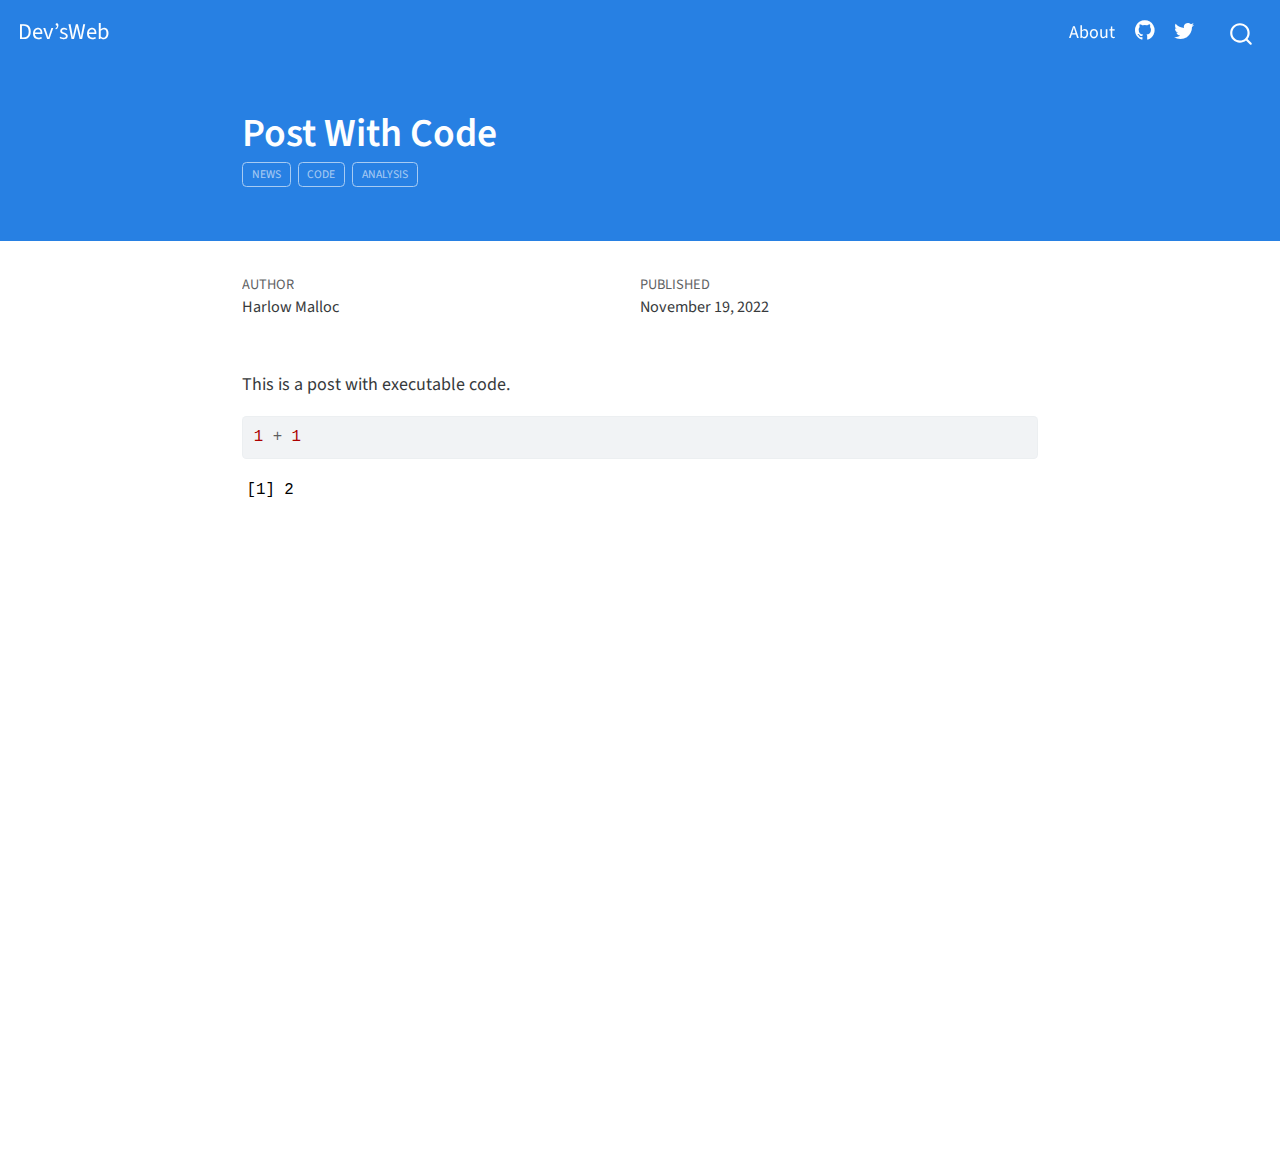
<file: desktop/posts/post-with-code/index.html>
<!DOCTYPE html>
<html xmlns="http://www.w3.org/1999/xhtml" lang="en" xml:lang="en"><head>

<meta charset="utf-8">
<meta name="generator" content="quarto-1.0.36">

<meta name="viewport" content="width=device-width, initial-scale=1.0, user-scalable=yes">

<meta name="author" content="Harlow Malloc">
<meta name="dcterms.date" content="2022-11-19">

<title>Dev’sWeb - Post With Code</title>
<style>
code{white-space: pre-wrap;}
span.smallcaps{font-variant: small-caps;}
span.underline{text-decoration: underline;}
div.column{display: inline-block; vertical-align: top; width: 50%;}
div.hanging-indent{margin-left: 1.5em; text-indent: -1.5em;}
ul.task-list{list-style: none;}
pre > code.sourceCode { white-space: pre; position: relative; }
pre > code.sourceCode > span { display: inline-block; line-height: 1.25; }
pre > code.sourceCode > span:empty { height: 1.2em; }
.sourceCode { overflow: visible; }
code.sourceCode > span { color: inherit; text-decoration: inherit; }
div.sourceCode { margin: 1em 0; }
pre.sourceCode { margin: 0; }
@media screen {
div.sourceCode { overflow: auto; }
}
@media print {
pre > code.sourceCode { white-space: pre-wrap; }
pre > code.sourceCode > span { text-indent: -5em; padding-left: 5em; }
}
pre.numberSource code
  { counter-reset: source-line 0; }
pre.numberSource code > span
  { position: relative; left: -4em; counter-increment: source-line; }
pre.numberSource code > span > a:first-child::before
  { content: counter(source-line);
    position: relative; left: -1em; text-align: right; vertical-align: baseline;
    border: none; display: inline-block;
    -webkit-touch-callout: none; -webkit-user-select: none;
    -khtml-user-select: none; -moz-user-select: none;
    -ms-user-select: none; user-select: none;
    padding: 0 4px; width: 4em;
    color: #aaaaaa;
  }
pre.numberSource { margin-left: 3em; border-left: 1px solid #aaaaaa;  padding-left: 4px; }
div.sourceCode
  {   }
@media screen {
pre > code.sourceCode > span > a:first-child::before { text-decoration: underline; }
}
code span.al { color: #ff0000; font-weight: bold; } /* Alert */
code span.an { color: #60a0b0; font-weight: bold; font-style: italic; } /* Annotation */
code span.at { color: #7d9029; } /* Attribute */
code span.bn { color: #40a070; } /* BaseN */
code span.bu { } /* BuiltIn */
code span.cf { color: #007020; font-weight: bold; } /* ControlFlow */
code span.ch { color: #4070a0; } /* Char */
code span.cn { color: #880000; } /* Constant */
code span.co { color: #60a0b0; font-style: italic; } /* Comment */
code span.cv { color: #60a0b0; font-weight: bold; font-style: italic; } /* CommentVar */
code span.do { color: #ba2121; font-style: italic; } /* Documentation */
code span.dt { color: #902000; } /* DataType */
code span.dv { color: #40a070; } /* DecVal */
code span.er { color: #ff0000; font-weight: bold; } /* Error */
code span.ex { } /* Extension */
code span.fl { color: #40a070; } /* Float */
code span.fu { color: #06287e; } /* Function */
code span.im { } /* Import */
code span.in { color: #60a0b0; font-weight: bold; font-style: italic; } /* Information */
code span.kw { color: #007020; font-weight: bold; } /* Keyword */
code span.op { color: #666666; } /* Operator */
code span.ot { color: #007020; } /* Other */
code span.pp { color: #bc7a00; } /* Preprocessor */
code span.sc { color: #4070a0; } /* SpecialChar */
code span.ss { color: #bb6688; } /* SpecialString */
code span.st { color: #4070a0; } /* String */
code span.va { color: #19177c; } /* Variable */
code span.vs { color: #4070a0; } /* VerbatimString */
code span.wa { color: #60a0b0; font-weight: bold; font-style: italic; } /* Warning */
</style>


<script src="../../site_libs/quarto-nav/quarto-nav.js"></script>
<script src="../../site_libs/quarto-nav/headroom.min.js"></script>
<script src="../../site_libs/clipboard/clipboard.min.js"></script>
<script src="../../site_libs/quarto-search/autocomplete.umd.js"></script>
<script src="../../site_libs/quarto-search/fuse.min.js"></script>
<script src="../../site_libs/quarto-search/quarto-search.js"></script>
<meta name="quarto:offset" content="../../">
<script src="../../site_libs/quarto-html/quarto.js"></script>
<script src="../../site_libs/quarto-html/popper.min.js"></script>
<script src="../../site_libs/quarto-html/tippy.umd.min.js"></script>
<script src="../../site_libs/quarto-html/anchor.min.js"></script>
<link href="../../site_libs/quarto-html/tippy.css" rel="stylesheet">
<link href="../../site_libs/quarto-html/quarto-syntax-highlighting.css" rel="stylesheet" id="quarto-text-highlighting-styles">
<script src="../../site_libs/bootstrap/bootstrap.min.js"></script>
<link href="../../site_libs/bootstrap/bootstrap-icons.css" rel="stylesheet">
<link href="../../site_libs/bootstrap/bootstrap.min.css" rel="stylesheet" id="quarto-bootstrap" data-mode="light">
<script id="quarto-search-options" type="application/json">{
  "location": "navbar",
  "copy-button": false,
  "collapse-after": 3,
  "panel-placement": "end",
  "type": "overlay",
  "limit": 20,
  "language": {
    "search-no-results-text": "No results",
    "search-matching-documents-text": "matching documents",
    "search-copy-link-title": "Copy link to search",
    "search-hide-matches-text": "Hide additional matches",
    "search-more-match-text": "more match in this document",
    "search-more-matches-text": "more matches in this document",
    "search-clear-button-title": "Clear",
    "search-detached-cancel-button-title": "Cancel",
    "search-submit-button-title": "Submit"
  }
}</script>


<link rel="stylesheet" href="../../styles.css">
</head>

<body class="nav-fixed fullcontent">

<div id="quarto-search-results"></div>
  <header id="quarto-header" class="headroom fixed-top">
    <nav class="navbar navbar-expand-lg navbar-dark ">
      <div class="navbar-container container-fluid">
      <a class="navbar-brand" href="../../index.html">
    <span class="navbar-title">Dev’sWeb</span>
  </a>
          <button class="navbar-toggler" type="button" data-bs-toggle="collapse" data-bs-target="#navbarCollapse" aria-controls="navbarCollapse" aria-expanded="false" aria-label="Toggle navigation" onclick="if (window.quartoToggleHeadroom) { window.quartoToggleHeadroom(); }">
  <span class="navbar-toggler-icon"></span>
</button>
          <div class="collapse navbar-collapse" id="navbarCollapse">
            <ul class="navbar-nav navbar-nav-scroll ms-auto">
  <li class="nav-item">
    <a class="nav-link" href="../../about.html">About</a>
  </li>  
  <li class="nav-item compact">
    <a class="nav-link" href="https://github.com/"><i class="bi bi-github" role="img">
</i> 
 </a>
  </li>  
  <li class="nav-item compact">
    <a class="nav-link" href="https://twitter.com"><i class="bi bi-twitter" role="img">
</i> 
 </a>
  </li>  
</ul>
              <div id="quarto-search" class="" title="Search"></div>
          </div> <!-- /navcollapse -->
      </div> <!-- /container-fluid -->
    </nav>
</header>
<!-- content -->
<header id="title-block-header" class="quarto-title-block default page-columns page-full">
  <div class="quarto-title-banner page-columns page-full">
    <div class="quarto-title column-body">
      <h1 class="title">Post With Code</h1>
                                <div class="quarto-categories">
                <div class="quarto-category">news</div>
                <div class="quarto-category">code</div>
                <div class="quarto-category">analysis</div>
              </div>
                  </div>
  </div>
    
  
  <div class="quarto-title-meta">

      <div>
      <div class="quarto-title-meta-heading">Author</div>
      <div class="quarto-title-meta-contents">
               <p>Harlow Malloc </p>
            </div>
    </div>
      
      <div>
      <div class="quarto-title-meta-heading">Published</div>
      <div class="quarto-title-meta-contents">
        <p class="date">November 19, 2022</p>
      </div>
    </div>
      
    </div>
    
  
  </header><div id="quarto-content" class="quarto-container page-columns page-rows-contents page-layout-article page-navbar">
<!-- sidebar -->
<!-- margin-sidebar -->
    
<!-- main -->
<main class="content quarto-banner-title-block" id="quarto-document-content">




<p>This is a post with executable code.</p>
<div class="cell">
<div class="sourceCode cell-code" id="cb1"><pre class="sourceCode r code-with-copy"><code class="sourceCode r"><span id="cb1-1"><a href="#cb1-1" aria-hidden="true" tabindex="-1"></a><span class="dv">1</span> <span class="sc">+</span> <span class="dv">1</span></span></code><button title="Copy to Clipboard" class="code-copy-button"><i class="bi"></i></button></pre></div>
<div class="cell-output cell-output-stdout">
<pre><code>[1] 2</code></pre>
</div>
</div>



</main> <!-- /main -->
<script id="quarto-html-after-body" type="application/javascript">
window.document.addEventListener("DOMContentLoaded", function (event) {
  const toggleBodyColorMode = (bsSheetEl) => {
    const mode = bsSheetEl.getAttribute("data-mode");
    const bodyEl = window.document.querySelector("body");
    if (mode === "dark") {
      bodyEl.classList.add("quarto-dark");
      bodyEl.classList.remove("quarto-light");
    } else {
      bodyEl.classList.add("quarto-light");
      bodyEl.classList.remove("quarto-dark");
    }
  }
  const toggleBodyColorPrimary = () => {
    const bsSheetEl = window.document.querySelector("link#quarto-bootstrap");
    if (bsSheetEl) {
      toggleBodyColorMode(bsSheetEl);
    }
  }
  toggleBodyColorPrimary();  
  const icon = "";
  const anchorJS = new window.AnchorJS();
  anchorJS.options = {
    placement: 'right',
    icon: icon
  };
  anchorJS.add('.anchored');
  const clipboard = new window.ClipboardJS('.code-copy-button', {
    target: function(trigger) {
      return trigger.previousElementSibling;
    }
  });
  clipboard.on('success', function(e) {
    // button target
    const button = e.trigger;
    // don't keep focus
    button.blur();
    // flash "checked"
    button.classList.add('code-copy-button-checked');
    var currentTitle = button.getAttribute("title");
    button.setAttribute("title", "Copied!");
    setTimeout(function() {
      button.setAttribute("title", currentTitle);
      button.classList.remove('code-copy-button-checked');
    }, 1000);
    // clear code selection
    e.clearSelection();
  });
  function tippyHover(el, contentFn) {
    const config = {
      allowHTML: true,
      content: contentFn,
      maxWidth: 500,
      delay: 100,
      arrow: false,
      appendTo: function(el) {
          return el.parentElement;
      },
      interactive: true,
      interactiveBorder: 10,
      theme: 'quarto',
      placement: 'bottom-start'
    };
    window.tippy(el, config); 
  }
  const noterefs = window.document.querySelectorAll('a[role="doc-noteref"]');
  for (var i=0; i<noterefs.length; i++) {
    const ref = noterefs[i];
    tippyHover(ref, function() {
      let href = ref.getAttribute('href');
      try { href = new URL(href).hash; } catch {}
      const id = href.replace(/^#\/?/, "");
      const note = window.document.getElementById(id);
      return note.innerHTML;
    });
  }
  var bibliorefs = window.document.querySelectorAll('a[role="doc-biblioref"]');
  for (var i=0; i<bibliorefs.length; i++) {
    const ref = bibliorefs[i];
    const cites = ref.parentNode.getAttribute('data-cites').split(' ');
    tippyHover(ref, function() {
      var popup = window.document.createElement('div');
      cites.forEach(function(cite) {
        var citeDiv = window.document.createElement('div');
        citeDiv.classList.add('hanging-indent');
        citeDiv.classList.add('csl-entry');
        var biblioDiv = window.document.getElementById('ref-' + cite);
        if (biblioDiv) {
          citeDiv.innerHTML = biblioDiv.innerHTML;
        }
        popup.appendChild(citeDiv);
      });
      return popup.innerHTML;
    });
  }
});
</script>
</div> <!-- /content -->



</body></html>
</file>
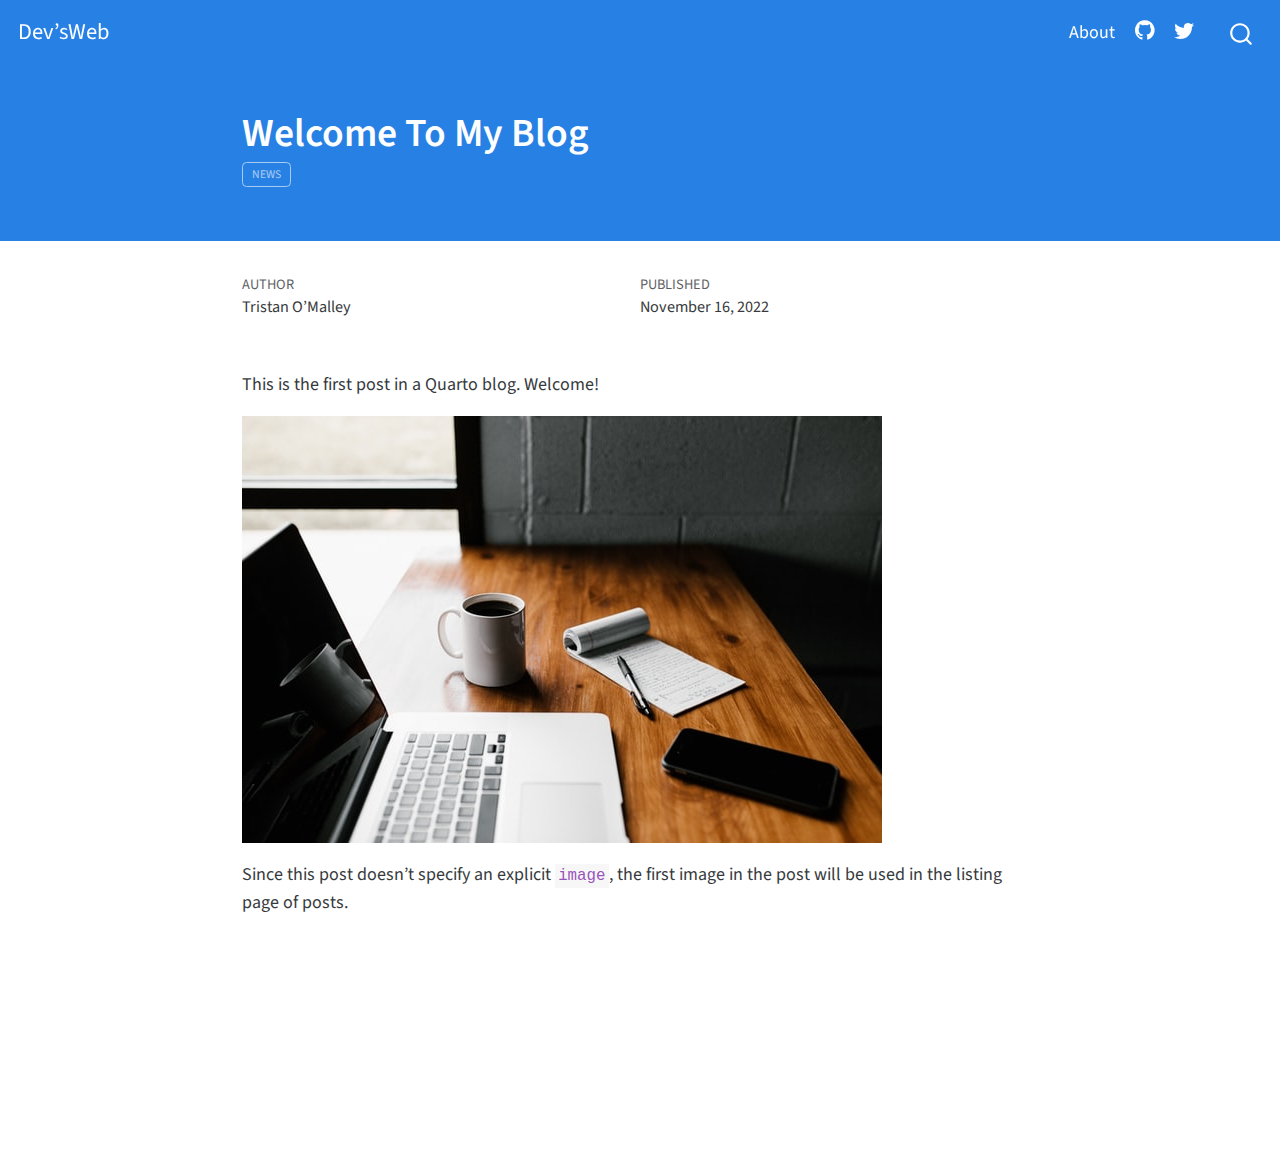
<file: desktop/posts/welcome/index.html>
<!DOCTYPE html>
<html xmlns="http://www.w3.org/1999/xhtml" lang="en" xml:lang="en"><head>

<meta charset="utf-8">
<meta name="generator" content="quarto-1.0.36">

<meta name="viewport" content="width=device-width, initial-scale=1.0, user-scalable=yes">

<meta name="author" content="Tristan O’Malley">
<meta name="dcterms.date" content="2022-11-16">

<title>Dev’sWeb - Welcome To My Blog</title>
<style>
code{white-space: pre-wrap;}
span.smallcaps{font-variant: small-caps;}
span.underline{text-decoration: underline;}
div.column{display: inline-block; vertical-align: top; width: 50%;}
div.hanging-indent{margin-left: 1.5em; text-indent: -1.5em;}
ul.task-list{list-style: none;}
</style>


<script src="../../site_libs/quarto-nav/quarto-nav.js"></script>
<script src="../../site_libs/quarto-nav/headroom.min.js"></script>
<script src="../../site_libs/clipboard/clipboard.min.js"></script>
<script src="../../site_libs/quarto-search/autocomplete.umd.js"></script>
<script src="../../site_libs/quarto-search/fuse.min.js"></script>
<script src="../../site_libs/quarto-search/quarto-search.js"></script>
<meta name="quarto:offset" content="../../">
<script src="../../site_libs/quarto-html/quarto.js"></script>
<script src="../../site_libs/quarto-html/popper.min.js"></script>
<script src="../../site_libs/quarto-html/tippy.umd.min.js"></script>
<script src="../../site_libs/quarto-html/anchor.min.js"></script>
<link href="../../site_libs/quarto-html/tippy.css" rel="stylesheet">
<link href="../../site_libs/quarto-html/quarto-syntax-highlighting.css" rel="stylesheet" id="quarto-text-highlighting-styles">
<script src="../../site_libs/bootstrap/bootstrap.min.js"></script>
<link href="../../site_libs/bootstrap/bootstrap-icons.css" rel="stylesheet">
<link href="../../site_libs/bootstrap/bootstrap.min.css" rel="stylesheet" id="quarto-bootstrap" data-mode="light">
<script id="quarto-search-options" type="application/json">{
  "location": "navbar",
  "copy-button": false,
  "collapse-after": 3,
  "panel-placement": "end",
  "type": "overlay",
  "limit": 20,
  "language": {
    "search-no-results-text": "No results",
    "search-matching-documents-text": "matching documents",
    "search-copy-link-title": "Copy link to search",
    "search-hide-matches-text": "Hide additional matches",
    "search-more-match-text": "more match in this document",
    "search-more-matches-text": "more matches in this document",
    "search-clear-button-title": "Clear",
    "search-detached-cancel-button-title": "Cancel",
    "search-submit-button-title": "Submit"
  }
}</script>


<link rel="stylesheet" href="../../styles.css">
</head>

<body class="nav-fixed fullcontent">

<div id="quarto-search-results"></div>
  <header id="quarto-header" class="headroom fixed-top">
    <nav class="navbar navbar-expand-lg navbar-dark ">
      <div class="navbar-container container-fluid">
      <a class="navbar-brand" href="../../index.html">
    <span class="navbar-title">Dev’sWeb</span>
  </a>
          <button class="navbar-toggler" type="button" data-bs-toggle="collapse" data-bs-target="#navbarCollapse" aria-controls="navbarCollapse" aria-expanded="false" aria-label="Toggle navigation" onclick="if (window.quartoToggleHeadroom) { window.quartoToggleHeadroom(); }">
  <span class="navbar-toggler-icon"></span>
</button>
          <div class="collapse navbar-collapse" id="navbarCollapse">
            <ul class="navbar-nav navbar-nav-scroll ms-auto">
  <li class="nav-item">
    <a class="nav-link" href="../../about.html">About</a>
  </li>  
  <li class="nav-item compact">
    <a class="nav-link" href="https://github.com/"><i class="bi bi-github" role="img">
</i> 
 </a>
  </li>  
  <li class="nav-item compact">
    <a class="nav-link" href="https://twitter.com"><i class="bi bi-twitter" role="img">
</i> 
 </a>
  </li>  
</ul>
              <div id="quarto-search" class="" title="Search"></div>
          </div> <!-- /navcollapse -->
      </div> <!-- /container-fluid -->
    </nav>
</header>
<!-- content -->
<header id="title-block-header" class="quarto-title-block default page-columns page-full">
  <div class="quarto-title-banner page-columns page-full">
    <div class="quarto-title column-body">
      <h1 class="title">Welcome To My Blog</h1>
                                <div class="quarto-categories">
                <div class="quarto-category">news</div>
              </div>
                  </div>
  </div>
    
  
  <div class="quarto-title-meta">

      <div>
      <div class="quarto-title-meta-heading">Author</div>
      <div class="quarto-title-meta-contents">
               <p>Tristan O’Malley </p>
            </div>
    </div>
      
      <div>
      <div class="quarto-title-meta-heading">Published</div>
      <div class="quarto-title-meta-contents">
        <p class="date">November 16, 2022</p>
      </div>
    </div>
      
    </div>
    
  
  </header><div id="quarto-content" class="quarto-container page-columns page-rows-contents page-layout-article page-navbar">
<!-- sidebar -->
<!-- margin-sidebar -->
    
<!-- main -->
<main class="content quarto-banner-title-block" id="quarto-document-content">




<p>This is the first post in a Quarto blog. Welcome!</p>
<p><img src="thumbnail.jpg" class="img-fluid"></p>
<p>Since this post doesn’t specify an explicit <code>image</code>, the first image in the post will be used in the listing page of posts.</p>



</main> <!-- /main -->
<script id="quarto-html-after-body" type="application/javascript">
window.document.addEventListener("DOMContentLoaded", function (event) {
  const toggleBodyColorMode = (bsSheetEl) => {
    const mode = bsSheetEl.getAttribute("data-mode");
    const bodyEl = window.document.querySelector("body");
    if (mode === "dark") {
      bodyEl.classList.add("quarto-dark");
      bodyEl.classList.remove("quarto-light");
    } else {
      bodyEl.classList.add("quarto-light");
      bodyEl.classList.remove("quarto-dark");
    }
  }
  const toggleBodyColorPrimary = () => {
    const bsSheetEl = window.document.querySelector("link#quarto-bootstrap");
    if (bsSheetEl) {
      toggleBodyColorMode(bsSheetEl);
    }
  }
  toggleBodyColorPrimary();  
  const icon = "";
  const anchorJS = new window.AnchorJS();
  anchorJS.options = {
    placement: 'right',
    icon: icon
  };
  anchorJS.add('.anchored');
  const clipboard = new window.ClipboardJS('.code-copy-button', {
    target: function(trigger) {
      return trigger.previousElementSibling;
    }
  });
  clipboard.on('success', function(e) {
    // button target
    const button = e.trigger;
    // don't keep focus
    button.blur();
    // flash "checked"
    button.classList.add('code-copy-button-checked');
    var currentTitle = button.getAttribute("title");
    button.setAttribute("title", "Copied!");
    setTimeout(function() {
      button.setAttribute("title", currentTitle);
      button.classList.remove('code-copy-button-checked');
    }, 1000);
    // clear code selection
    e.clearSelection();
  });
  function tippyHover(el, contentFn) {
    const config = {
      allowHTML: true,
      content: contentFn,
      maxWidth: 500,
      delay: 100,
      arrow: false,
      appendTo: function(el) {
          return el.parentElement;
      },
      interactive: true,
      interactiveBorder: 10,
      theme: 'quarto',
      placement: 'bottom-start'
    };
    window.tippy(el, config); 
  }
  const noterefs = window.document.querySelectorAll('a[role="doc-noteref"]');
  for (var i=0; i<noterefs.length; i++) {
    const ref = noterefs[i];
    tippyHover(ref, function() {
      let href = ref.getAttribute('href');
      try { href = new URL(href).hash; } catch {}
      const id = href.replace(/^#\/?/, "");
      const note = window.document.getElementById(id);
      return note.innerHTML;
    });
  }
  var bibliorefs = window.document.querySelectorAll('a[role="doc-biblioref"]');
  for (var i=0; i<bibliorefs.length; i++) {
    const ref = bibliorefs[i];
    const cites = ref.parentNode.getAttribute('data-cites').split(' ');
    tippyHover(ref, function() {
      var popup = window.document.createElement('div');
      cites.forEach(function(cite) {
        var citeDiv = window.document.createElement('div');
        citeDiv.classList.add('hanging-indent');
        citeDiv.classList.add('csl-entry');
        var biblioDiv = window.document.getElementById('ref-' + cite);
        if (biblioDiv) {
          citeDiv.innerHTML = biblioDiv.innerHTML;
        }
        popup.appendChild(citeDiv);
      });
      return popup.innerHTML;
    });
  }
});
</script>
</div> <!-- /content -->



</body></html>
</file>
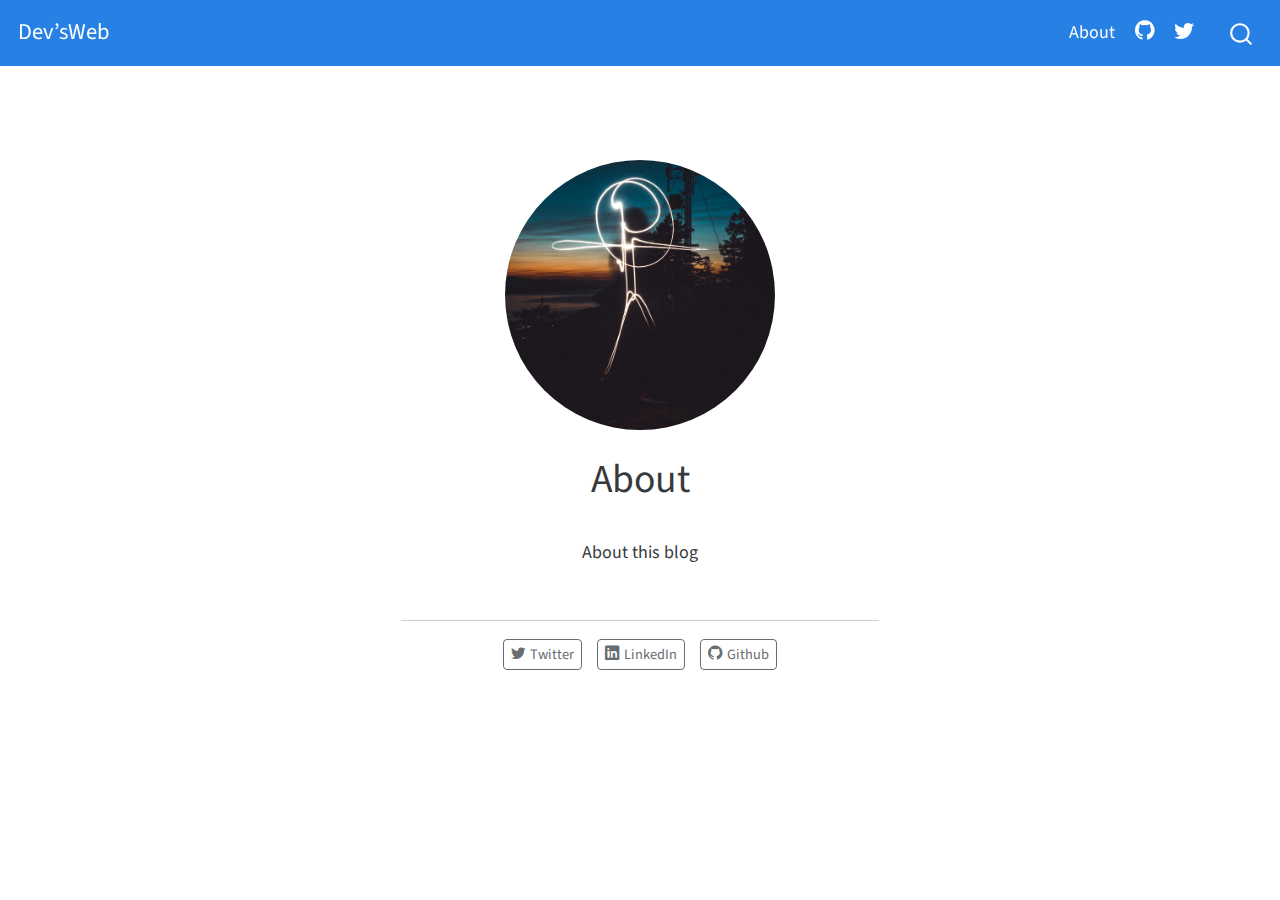
<file: desktop/about.html>
<!DOCTYPE html>
<html xmlns="http://www.w3.org/1999/xhtml" lang="en" xml:lang="en"><head>

<meta charset="utf-8">
<meta name="generator" content="quarto-1.0.36">

<meta name="viewport" content="width=device-width, initial-scale=1.0, user-scalable=yes">


<title>Dev’sWeb - About</title>
<style>
code{white-space: pre-wrap;}
span.smallcaps{font-variant: small-caps;}
span.underline{text-decoration: underline;}
div.column{display: inline-block; vertical-align: top; width: 50%;}
div.hanging-indent{margin-left: 1.5em; text-indent: -1.5em;}
ul.task-list{list-style: none;}
</style>


<script src="site_libs/quarto-nav/quarto-nav.js"></script>
<script src="site_libs/quarto-nav/headroom.min.js"></script>
<script src="site_libs/clipboard/clipboard.min.js"></script>
<script src="site_libs/quarto-search/autocomplete.umd.js"></script>
<script src="site_libs/quarto-search/fuse.min.js"></script>
<script src="site_libs/quarto-search/quarto-search.js"></script>
<meta name="quarto:offset" content="./">
<script src="site_libs/quarto-html/quarto.js"></script>
<script src="site_libs/quarto-html/popper.min.js"></script>
<script src="site_libs/quarto-html/tippy.umd.min.js"></script>
<link href="site_libs/quarto-html/tippy.css" rel="stylesheet">
<link href="site_libs/quarto-html/quarto-syntax-highlighting.css" rel="stylesheet" id="quarto-text-highlighting-styles">
<script src="site_libs/bootstrap/bootstrap.min.js"></script>
<link href="site_libs/bootstrap/bootstrap-icons.css" rel="stylesheet">
<link href="site_libs/bootstrap/bootstrap.min.css" rel="stylesheet" id="quarto-bootstrap" data-mode="light">
<script id="quarto-search-options" type="application/json">{
  "location": "navbar",
  "copy-button": false,
  "collapse-after": 3,
  "panel-placement": "end",
  "type": "overlay",
  "limit": 20,
  "language": {
    "search-no-results-text": "No results",
    "search-matching-documents-text": "matching documents",
    "search-copy-link-title": "Copy link to search",
    "search-hide-matches-text": "Hide additional matches",
    "search-more-match-text": "more match in this document",
    "search-more-matches-text": "more matches in this document",
    "search-clear-button-title": "Clear",
    "search-detached-cancel-button-title": "Cancel",
    "search-submit-button-title": "Submit"
  }
}</script>


<link rel="stylesheet" href="styles.css">
</head>

<body class="nav-fixed fullcontent">

<div id="quarto-search-results"></div>
  <header id="quarto-header" class="headroom fixed-top">
    <nav class="navbar navbar-expand-lg navbar-dark ">
      <div class="navbar-container container-fluid">
      <a class="navbar-brand" href="./index.html">
    <span class="navbar-title">Dev’sWeb</span>
  </a>
          <button class="navbar-toggler" type="button" data-bs-toggle="collapse" data-bs-target="#navbarCollapse" aria-controls="navbarCollapse" aria-expanded="false" aria-label="Toggle navigation" onclick="if (window.quartoToggleHeadroom) { window.quartoToggleHeadroom(); }">
  <span class="navbar-toggler-icon"></span>
</button>
          <div class="collapse navbar-collapse" id="navbarCollapse">
            <ul class="navbar-nav navbar-nav-scroll ms-auto">
  <li class="nav-item">
    <a class="nav-link active" href="./about.html" aria-current="page">About</a>
  </li>  
  <li class="nav-item compact">
    <a class="nav-link" href="https://github.com/"><i class="bi bi-github" role="img">
</i> 
 </a>
  </li>  
  <li class="nav-item compact">
    <a class="nav-link" href="https://twitter.com"><i class="bi bi-twitter" role="img">
</i> 
 </a>
  </li>  
</ul>
              <div id="quarto-search" class="" title="Search"></div>
          </div> <!-- /navcollapse -->
      </div> <!-- /container-fluid -->
    </nav>
</header>
<!-- content -->
<div id="quarto-content" class="quarto-container page-columns page-rows-contents page-layout-article page-navbar">
<!-- sidebar -->
<!-- margin-sidebar -->
    
<!-- main -->
<div class="quarto-about-jolla">
  <img src="profile.jpg" class="about-image
  round " style="height: 15em; width: 15em;">
 <header id="title-block-header" class="quarto-title-block default">
<div class="quarto-title">
<h1 class="title">About</h1>
</div>
<div class="quarto-title-meta">
  </div>
</header><main class="content" id="quarto-document-content">
<p>About this blog</p>


</main> 
  <hr class="about-sep">
   <div class="about-links">
  <a href="https://twitter.com" class="about-link">
    <i class="bi bi-twitter"></i>
     <span class="about-link-text">Twitter</span>
  </a>
  <a href="https://linkedin.com" class="about-link">
    <i class="bi bi-linkedin"></i>
     <span class="about-link-text">LinkedIn</span>
  </a>
  <a href="https://github.com" class="about-link">
    <i class="bi bi-github"></i>
     <span class="about-link-text">Github</span>
  </a>
</div>
</div>
 <!-- /main -->
<script id="quarto-html-after-body" type="application/javascript">
window.document.addEventListener("DOMContentLoaded", function (event) {
  const toggleBodyColorMode = (bsSheetEl) => {
    const mode = bsSheetEl.getAttribute("data-mode");
    const bodyEl = window.document.querySelector("body");
    if (mode === "dark") {
      bodyEl.classList.add("quarto-dark");
      bodyEl.classList.remove("quarto-light");
    } else {
      bodyEl.classList.add("quarto-light");
      bodyEl.classList.remove("quarto-dark");
    }
  }
  const toggleBodyColorPrimary = () => {
    const bsSheetEl = window.document.querySelector("link#quarto-bootstrap");
    if (bsSheetEl) {
      toggleBodyColorMode(bsSheetEl);
    }
  }
  toggleBodyColorPrimary();  
  const clipboard = new window.ClipboardJS('.code-copy-button', {
    target: function(trigger) {
      return trigger.previousElementSibling;
    }
  });
  clipboard.on('success', function(e) {
    // button target
    const button = e.trigger;
    // don't keep focus
    button.blur();
    // flash "checked"
    button.classList.add('code-copy-button-checked');
    var currentTitle = button.getAttribute("title");
    button.setAttribute("title", "Copied!");
    setTimeout(function() {
      button.setAttribute("title", currentTitle);
      button.classList.remove('code-copy-button-checked');
    }, 1000);
    // clear code selection
    e.clearSelection();
  });
  function tippyHover(el, contentFn) {
    const config = {
      allowHTML: true,
      content: contentFn,
      maxWidth: 500,
      delay: 100,
      arrow: false,
      appendTo: function(el) {
          return el.parentElement;
      },
      interactive: true,
      interactiveBorder: 10,
      theme: 'quarto',
      placement: 'bottom-start'
    };
    window.tippy(el, config); 
  }
  const noterefs = window.document.querySelectorAll('a[role="doc-noteref"]');
  for (var i=0; i<noterefs.length; i++) {
    const ref = noterefs[i];
    tippyHover(ref, function() {
      let href = ref.getAttribute('href');
      try { href = new URL(href).hash; } catch {}
      const id = href.replace(/^#\/?/, "");
      const note = window.document.getElementById(id);
      return note.innerHTML;
    });
  }
  var bibliorefs = window.document.querySelectorAll('a[role="doc-biblioref"]');
  for (var i=0; i<bibliorefs.length; i++) {
    const ref = bibliorefs[i];
    const cites = ref.parentNode.getAttribute('data-cites').split(' ');
    tippyHover(ref, function() {
      var popup = window.document.createElement('div');
      cites.forEach(function(cite) {
        var citeDiv = window.document.createElement('div');
        citeDiv.classList.add('hanging-indent');
        citeDiv.classList.add('csl-entry');
        var biblioDiv = window.document.getElementById('ref-' + cite);
        if (biblioDiv) {
          citeDiv.innerHTML = biblioDiv.innerHTML;
        }
        popup.appendChild(citeDiv);
      });
      return popup.innerHTML;
    });
  }
});
</script>
</div> <!-- /content -->



</body></html>
</file>
<file: desktop/site_libs/quarto-html/tippy.css>
.tippy-box[data-animation=fade][data-state=hidden]{opacity:0}[data-tippy-root]{max-width:calc(100vw - 10px)}.tippy-box{position:relative;background-color:#333;color:#fff;border-radius:4px;font-size:14px;line-height:1.4;white-space:normal;outline:0;transition-property:transform,visibility,opacity}.tippy-box[data-placement^=top]>.tippy-arrow{bottom:0}.tippy-box[data-placement^=top]>.tippy-arrow:before{bottom:-7px;left:0;border-width:8px 8px 0;border-top-color:initial;transform-origin:center top}.tippy-box[data-placement^=bottom]>.tippy-arrow{top:0}.tippy-box[data-placement^=bottom]>.tippy-arrow:before{top:-7px;left:0;border-width:0 8px 8px;border-bottom-color:initial;transform-origin:center bottom}.tippy-box[data-placement^=left]>.tippy-arrow{right:0}.tippy-box[data-placement^=left]>.tippy-arrow:before{border-width:8px 0 8px 8px;border-left-color:initial;right:-7px;transform-origin:center left}.tippy-box[data-placement^=right]>.tippy-arrow{left:0}.tippy-box[data-placement^=right]>.tippy-arrow:before{left:-7px;border-width:8px 8px 8px 0;border-right-color:initial;transform-origin:center right}.tippy-box[data-inertia][data-state=visible]{transition-timing-function:cubic-bezier(.54,1.5,.38,1.11)}.tippy-arrow{width:16px;height:16px;color:#333}.tippy-arrow:before{content:"";position:absolute;border-color:transparent;border-style:solid}.tippy-content{position:relative;padding:5px 9px;z-index:1}
</file>
<file: desktop/site_libs/quarto-html/quarto-syntax-highlighting.css>
/* quarto syntax highlight colors */
:root {
  --quarto-hl-ot-color: #003B4F;
  --quarto-hl-at-color: #657422;
  --quarto-hl-ss-color: #20794D;
  --quarto-hl-an-color: #5E5E5E;
  --quarto-hl-fu-color: #4758AB;
  --quarto-hl-st-color: #20794D;
  --quarto-hl-cf-color: #003B4F;
  --quarto-hl-op-color: #5E5E5E;
  --quarto-hl-er-color: #AD0000;
  --quarto-hl-bn-color: #AD0000;
  --quarto-hl-al-color: #AD0000;
  --quarto-hl-va-color: #111111;
  --quarto-hl-bu-color: inherit;
  --quarto-hl-ex-color: inherit;
  --quarto-hl-pp-color: #AD0000;
  --quarto-hl-in-color: #5E5E5E;
  --quarto-hl-vs-color: #20794D;
  --quarto-hl-wa-color: #5E5E5E;
  --quarto-hl-do-color: #5E5E5E;
  --quarto-hl-im-color: #00769E;
  --quarto-hl-ch-color: #20794D;
  --quarto-hl-dt-color: #AD0000;
  --quarto-hl-fl-color: #AD0000;
  --quarto-hl-co-color: #5E5E5E;
  --quarto-hl-cv-color: #5E5E5E;
  --quarto-hl-cn-color: #8f5902;
  --quarto-hl-sc-color: #5E5E5E;
  --quarto-hl-dv-color: #AD0000;
  --quarto-hl-kw-color: #003B4F;
}

/* other quarto variables */
:root {
  --quarto-font-monospace: SFMono-Regular, Menlo, Monaco, Consolas, "Liberation Mono", "Courier New", monospace;
}

pre > code.sourceCode > span {
  color: #003B4F;
}

code span {
  color: #003B4F;
}

code.sourceCode > span {
  color: #003B4F;
}

div.sourceCode,
div.sourceCode pre.sourceCode {
  color: #003B4F;
}

code span.ot {
  color: #003B4F;
}

code span.at {
  color: #657422;
}

code span.ss {
  color: #20794D;
}

code span.an {
  color: #5E5E5E;
}

code span.fu {
  color: #4758AB;
}

code span.st {
  color: #20794D;
}

code span.cf {
  color: #003B4F;
}

code span.op {
  color: #5E5E5E;
}

code span.er {
  color: #AD0000;
}

code span.bn {
  color: #AD0000;
}

code span.al {
  color: #AD0000;
}

code span.va {
  color: #111111;
}

code span.pp {
  color: #AD0000;
}

code span.in {
  color: #5E5E5E;
}

code span.vs {
  color: #20794D;
}

code span.wa {
  color: #5E5E5E;
  font-style: italic;
}

code span.do {
  color: #5E5E5E;
  font-style: italic;
}

code span.im {
  color: #00769E;
}

code span.ch {
  color: #20794D;
}

code span.dt {
  color: #AD0000;
}

code span.fl {
  color: #AD0000;
}

code span.co {
  color: #5E5E5E;
}

code span.cv {
  color: #5E5E5E;
  font-style: italic;
}

code span.cn {
  color: #8f5902;
}

code span.sc {
  color: #5E5E5E;
}

code span.dv {
  color: #AD0000;
}

code span.kw {
  color: #003B4F;
}

.prevent-inlining {
  content: "</";
}

/*# sourceMappingURL=debc5d5d77c3f9108843748ff7464032.css.map */
</file>
<file: desktop/styles.css>
/* css styles */
</file>
